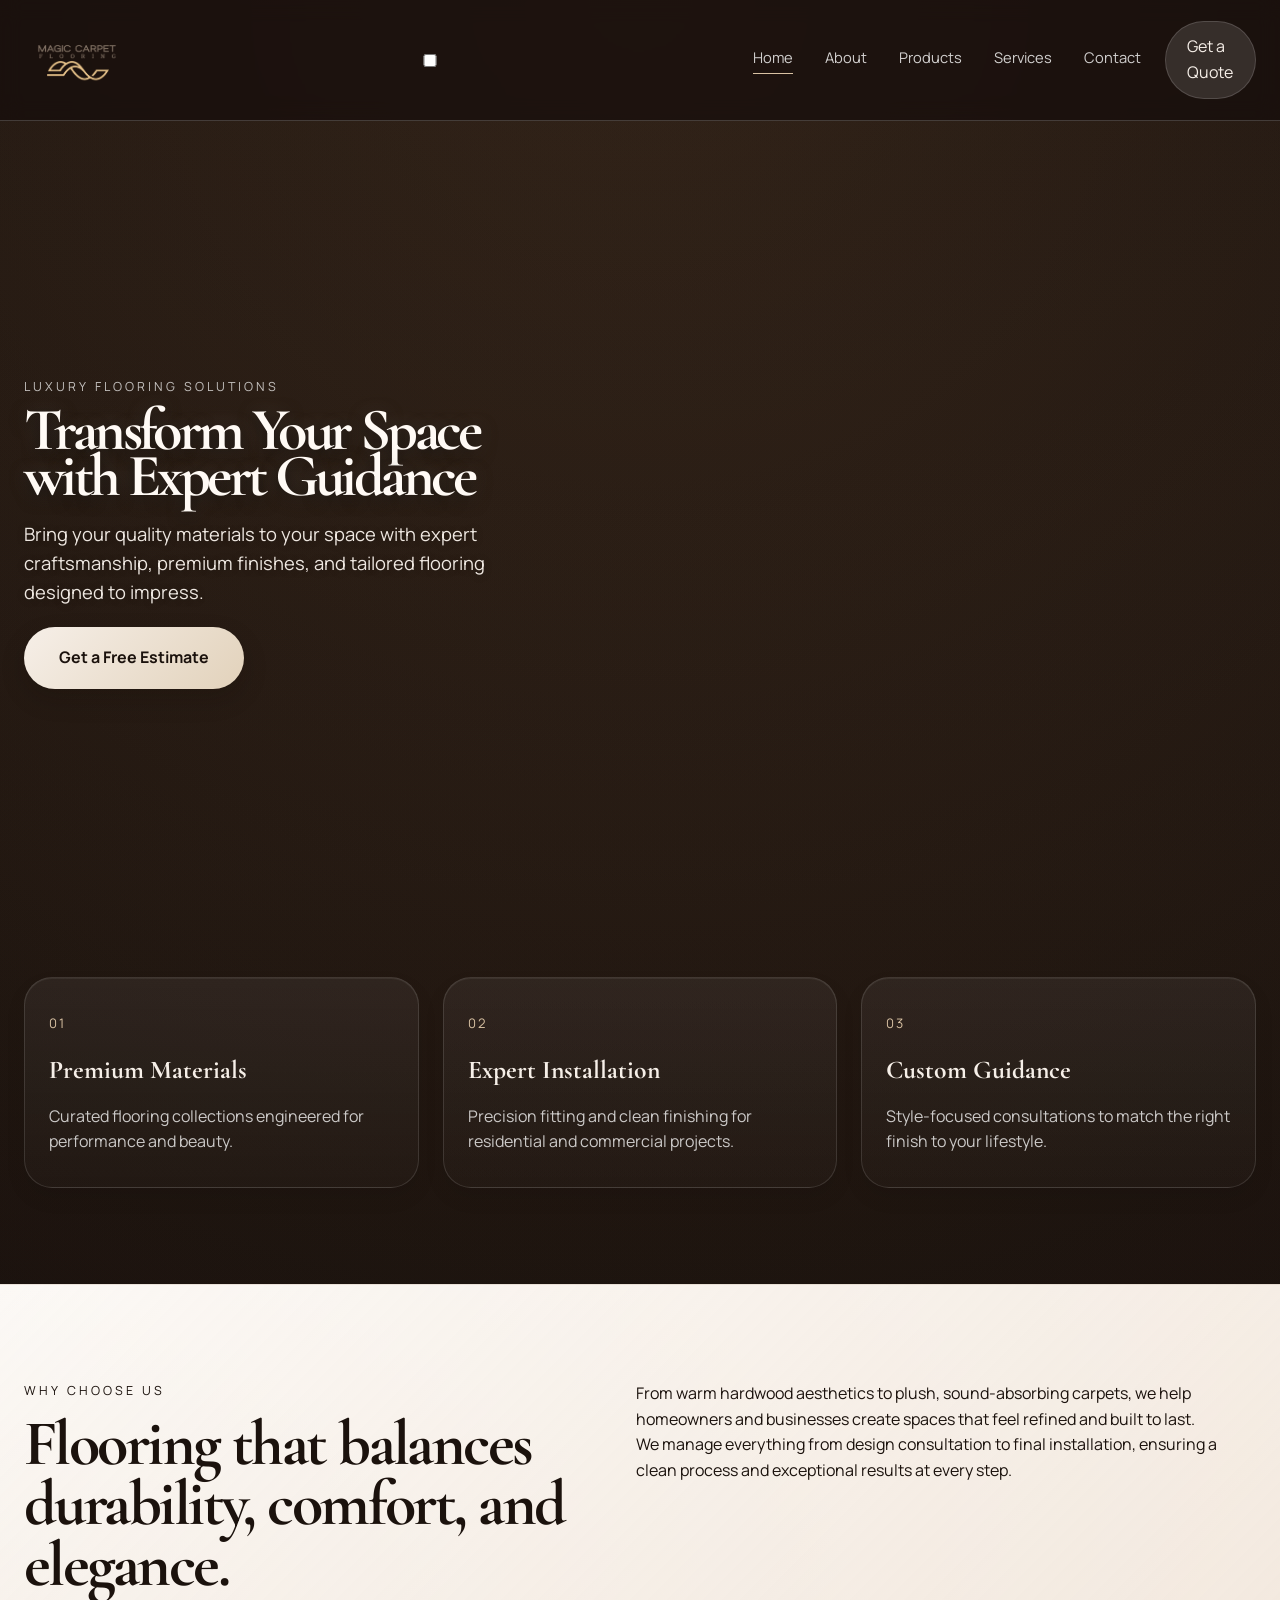
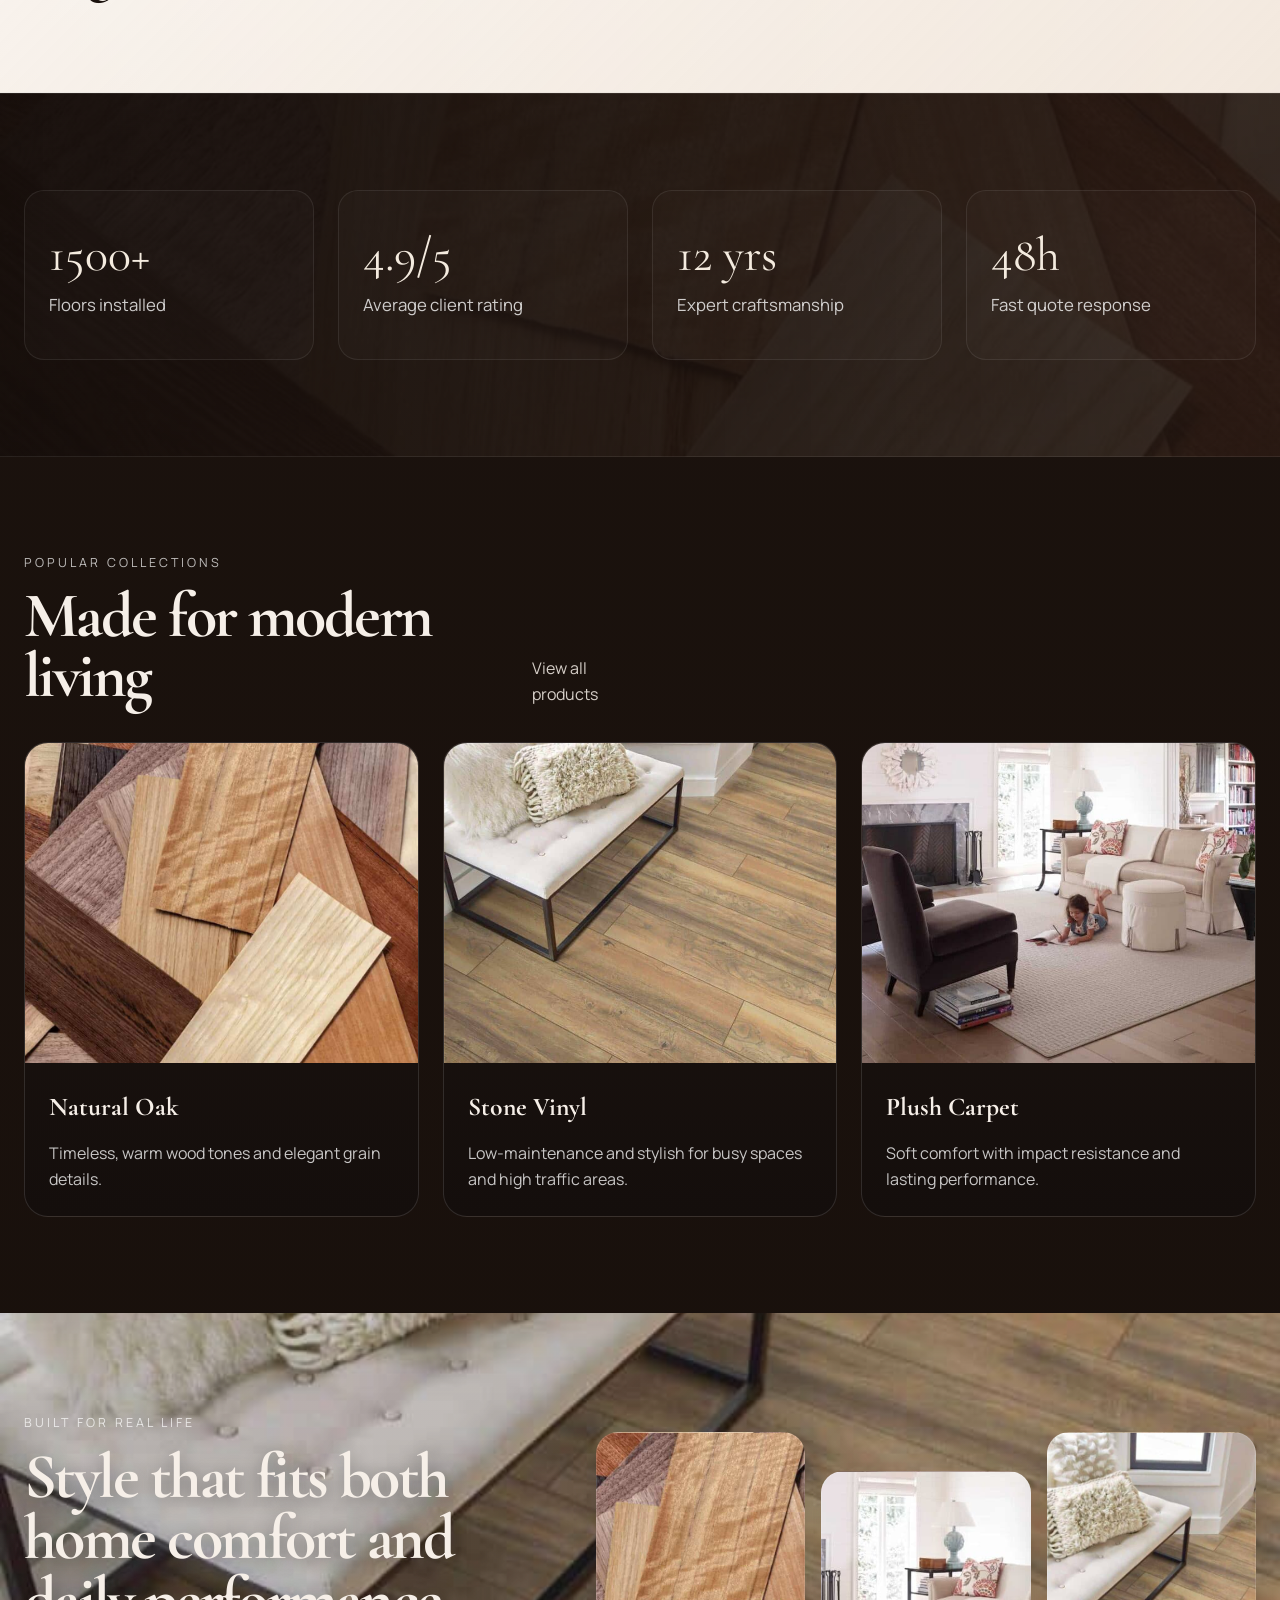
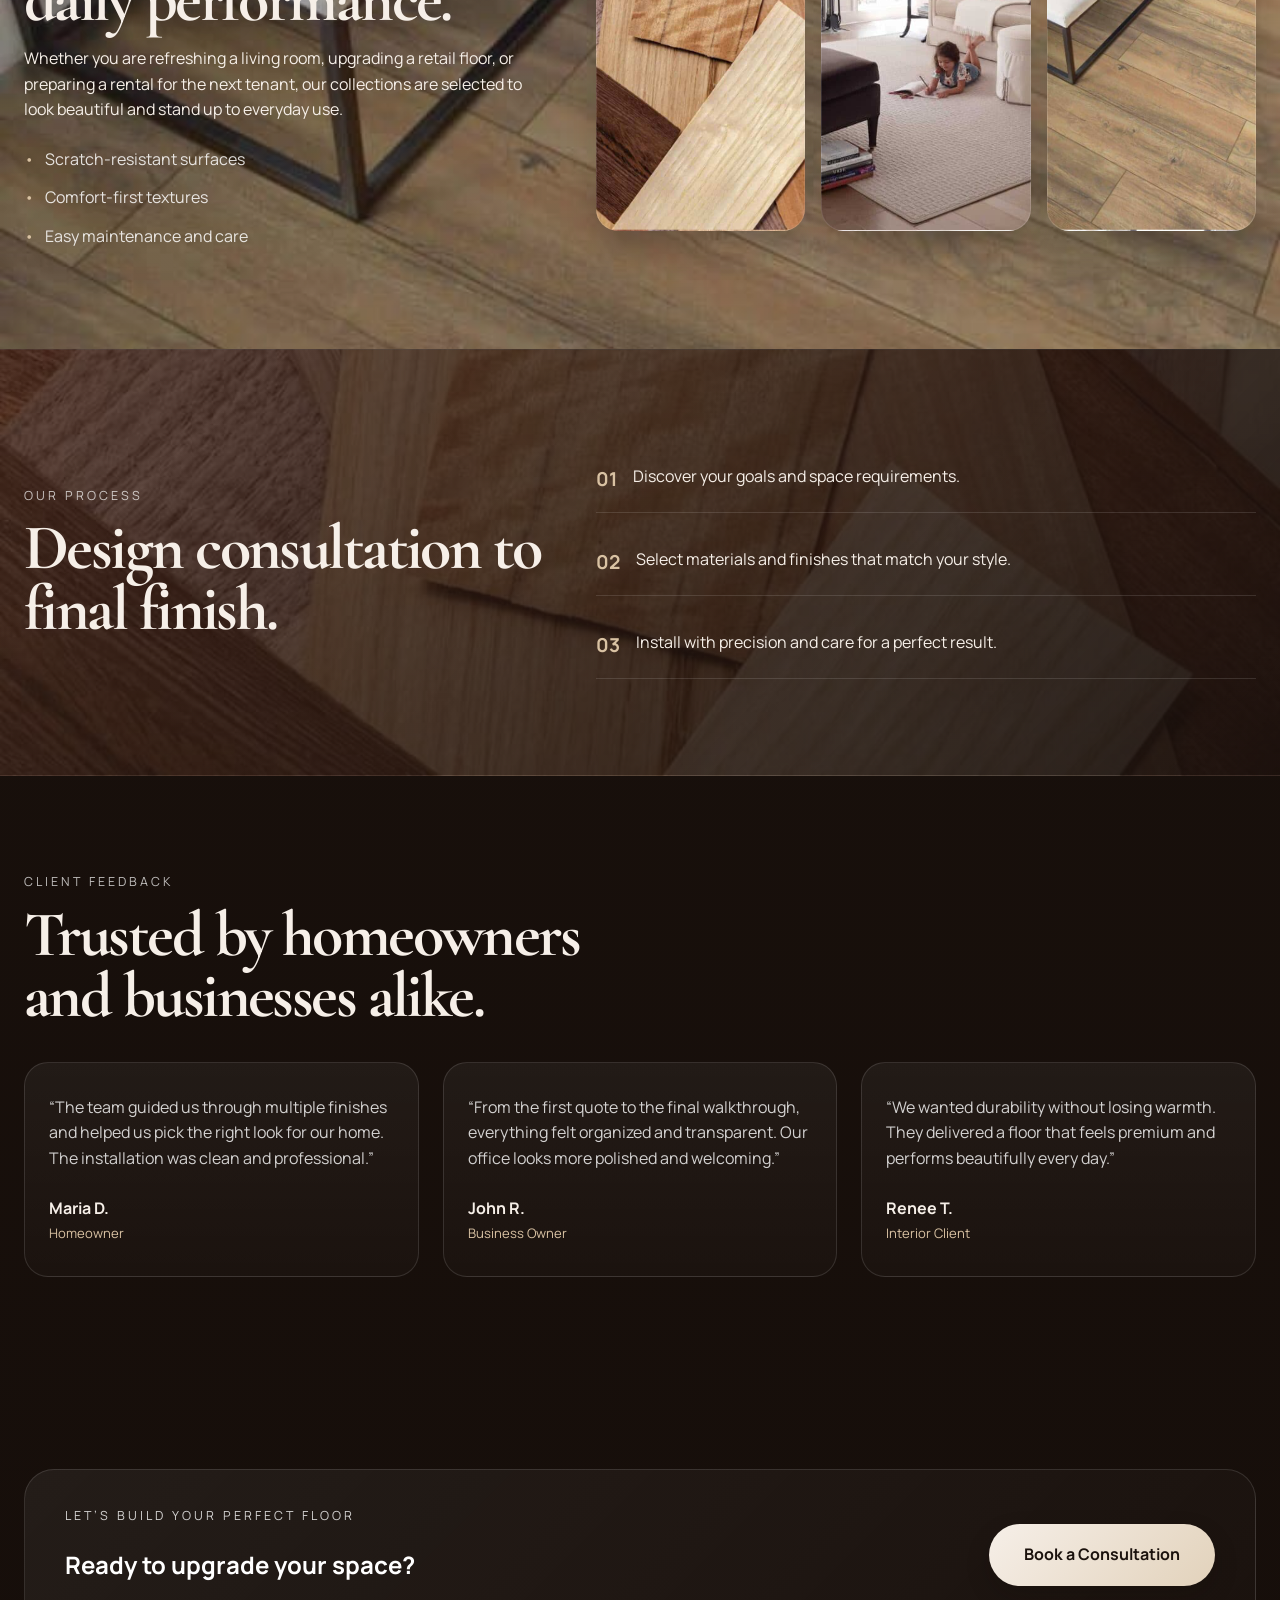
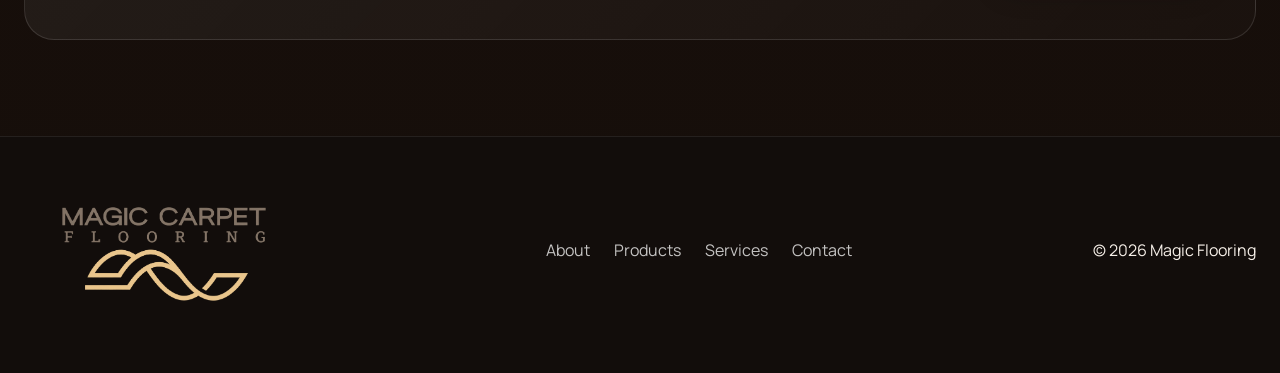
<file: index.html>
<!DOCTYPE html>
<html lang="en">
  <head>
    <meta charset="UTF-8" />
    <meta name="viewport" content="width=device-width, initial-scale=1.0" />
    <title>Magic Flooring | Premium Floors for Every Space</title>
    <meta
      name="description"
      content="Magic Flooring offers premium carpet, vinyl, hardwood, and laminate flooring solutions for residential and commercial spaces."
    />
    <link rel="preconnect" href="https://fonts.googleapis.com" />
    <link rel="preconnect" href="https://fonts.gstatic.com" crossorigin />
    <link
      href="https://fonts.googleapis.com/css2?family=Cormorant+Garamond:wght@400;500;600;700&family=Manrope:wght@400;500;600;700;800&display=swap"
      rel="stylesheet"
    />
    <link rel="stylesheet" href="styles.css" />
  </head>
  <body>
    <header class="site-header">
      <div class="container nav-wrap">
        <a href="index.html" class="brand" aria-label="Magic Flooring home">
          <img src="assets/logo.png" class="brand-logo" alt="Magic Carpet Flooring logo" />
        </a>

        <input id="nav-toggle" class="nav-toggle" type="checkbox" aria-label="Open menu" />
        <label for="nav-toggle" class="nav-toggle-label" aria-hidden="true"><span></span></label>

        <nav class="main-nav" aria-label="Main navigation">
          <a href="index.html" class="active">Home</a>
          <a href="about.html">About</a>
          <a href="products.html">Products</a>
          <a href="services.html">Services</a>
          <a href="contact.html">Contact</a>
        </nav>

        <a href="contact.html" class="button button--small">Get a Quote</a>
      </div>
    </header>

    <main>
      <section class="hero hero--home">
        <div class="container hero-grid">
          <div class="hero-copy">
            <p class="eyebrow">Luxury Flooring Solutions</p>
            <h1 class="hero-title">
              <span class="title-line">Transform Your Space</span>
              <span class="title-line">with Expert Guidance</span>
            </h1>
            <p class="lead">
              Bring your quality materials to your space with expert craftsmanship,
              premium finishes, and tailored flooring designed to impress.
            </p>
            <div class="cta-row">
              <a href="contact.html" class="button button--primary">Get a Free Estimate</a>
            </div>
          </div>
          <div class="hero-visual" aria-hidden="true">
            <div class="hero-plate"></div>
          </div>
        </div>
      </section>

      <section class="features">
        <div class="container feature-grid">
          <article class="feature-card">
            <span class="feature-number">01</span>
            <h3>Premium Materials</h3>
            <p>Curated flooring collections engineered for performance and beauty.</p>
          </article>
          <article class="feature-card">
            <span class="feature-number">02</span>
            <h3>Expert Installation</h3>
            <p>Precision fitting and clean finishing for residential and commercial projects.</p>
          </article>
          <article class="feature-card">
            <span class="feature-number">03</span>
            <h3>Custom Guidance</h3>
            <p>Style-focused consultations to match the right finish to your lifestyle.</p>
          </article>
        </div>
      </section>

      <section class="section section--light">
        <div class="container intro-block">
          <div class="section-heading">
            <p class="eyebrow eyebrow--dark">Why choose us</p>
            <h2>Flooring that balances durability, comfort, and elegance.</h2>
          </div>
          <div class="intro-copy">
            <p>
              From warm hardwood aesthetics to plush, sound-absorbing carpets, we help
              homeowners and businesses create spaces that feel refined and built to last.
            </p>
            <p>
              We manage everything from design consultation to final installation, ensuring a
              clean process and exceptional results at every step.
            </p>
          </div>
        </div>
      </section>

      <section class="section stats-strip">
        <div class="container stats-grid">
          <div class="stat-box">
            <span>1500+</span>
            <p>Floors installed</p>
          </div>
          <div class="stat-box">
            <span>4.9/5</span>
            <p>Average client rating</p>
          </div>
          <div class="stat-box">
            <span>12 yrs</span>
            <p>Expert craftsmanship</p>
          </div>
          <div class="stat-box">
            <span>48h</span>
            <p>Fast quote response</p>
          </div>
        </div>
      </section>

      <section class="section">
        <div class="container">
          <div class="section-heading section-heading--split">
            <div>
              <p class="eyebrow">Popular collections</p>
              <h2>Made for modern living</h2>
            </div>
            <a href="products.html" class="text-link">View all products</a>
          </div>

          <div class="product-grid">
            <article class="product-card product-card--wood">
              <div class="product-image"></div>
              <div class="product-copy">
                <h3>Natural Oak</h3>
                <p>Timeless, warm wood tones and elegant grain details.</p>
              </div>
            </article>

            <article class="product-card product-card--stone">
              <div class="product-image"></div>
              <div class="product-copy">
                <h3>Stone Vinyl</h3>
                <p>Low-maintenance and stylish for busy spaces and high traffic areas.</p>
              </div>
            </article>

            <article class="product-card product-card--carpet">
              <div class="product-image"></div>
              <div class="product-copy">
                <h3>Plush Carpet</h3>
                <p>Soft comfort with impact resistance and lasting performance.</p>
              </div>
            </article>
          </div>
        </div>
      </section>

      <section class="section showcase-section">
        <div class="container showcase-grid">
          <div class="showcase-copy">
            <p class="eyebrow">Built for real life</p>
            <h2>Style that fits both home comfort and daily performance.</h2>
            <p>
              Whether you are refreshing a living room, upgrading a retail floor, or
              preparing a rental for the next tenant, our collections are selected to
              look beautiful and stand up to everyday use.
            </p>
            <ul class="mini-list">
              <li>Scratch-resistant surfaces</li>
              <li>Comfort-first textures</li>
              <li>Easy maintenance and care</li>
            </ul>
          </div>

          <div class="showcase-cards">
            <div class="showcase-card showcase-card--one"></div>
            <div class="showcase-card showcase-card--two"></div>
            <div class="showcase-card showcase-card--three"></div>
          </div>
        </div>
      </section>

      <section class="section section--dark">
        <div class="container split-panel">
          <div>
            <p class="eyebrow">Our process</p>
            <h2>Design consultation to final finish.</h2>
          </div>
          <ul class="process-list">
            <li><strong>01</strong> Discover your goals and space requirements.</li>
            <li><strong>02</strong> Select materials and finishes that match your style.</li>
            <li><strong>03</strong> Install with precision and care for a perfect result.</li>
          </ul>
        </div>
      </section>

      <section class="section testimonials-section">
        <div class="container">
          <div class="section-heading section-heading--split">
            <div>
              <p class="eyebrow">Client feedback</p>
              <h2>Trusted by homeowners and businesses alike.</h2>
            </div>
          </div>

          <div class="testimonial-grid">
            <article class="testimonial-card">
              <p>
                “The team guided us through multiple finishes and helped us pick the right
                look for our home. The installation was clean and professional.”
              </p>
              <div class="person">
                <strong>Maria D.</strong>
                <span>Homeowner</span>
              </div>
            </article>

            <article class="testimonial-card">
              <p>
                “From the first quote to the final walkthrough, everything felt organized and
                transparent. Our office looks more polished and welcoming.”
              </p>
              <div class="person">
                <strong>John R.</strong>
                <span>Business Owner</span>
              </div>
            </article>

            <article class="testimonial-card">
              <p>
                “We wanted durability without losing warmth. They delivered a floor that feels
                premium and performs beautifully every day.”
              </p>
              <div class="person">
                <strong>Renee T.</strong>
                <span>Interior Client</span>
              </div>
            </article>
          </div>
        </div>
      </section>

      <section class="section">
        <div class="container cta-banner">
          <div>
            <p class="eyebrow eyebrow--dark">Let’s build your perfect floor</p>
            <h2>Ready to upgrade your space?</h2>
          </div>
          <a href="contact.html" class="button button--primary">Book a Consultation</a>
        </div>
      </section>
    </main>

    <footer class="site-footer">
      <div class="container footer-wrap">
        <div>
          <a href="index.html" class="brand brand--footer">
            <img src="assets/logo.png" class="brand-logo" alt="Magic Carpet Flooring logo" />
          </a>
        </div>

        <div class="footer-links">
          <a href="about.html">About</a>
          <a href="products.html">Products</a>
          <a href="services.html">Services</a>
          <a href="contact.html">Contact</a>
        </div>

        <p>© <span id="year"></span> Magic Flooring</p>
      </div>
    </footer>

    <script src="script.js"></script>
  </body>
</html>
</file>
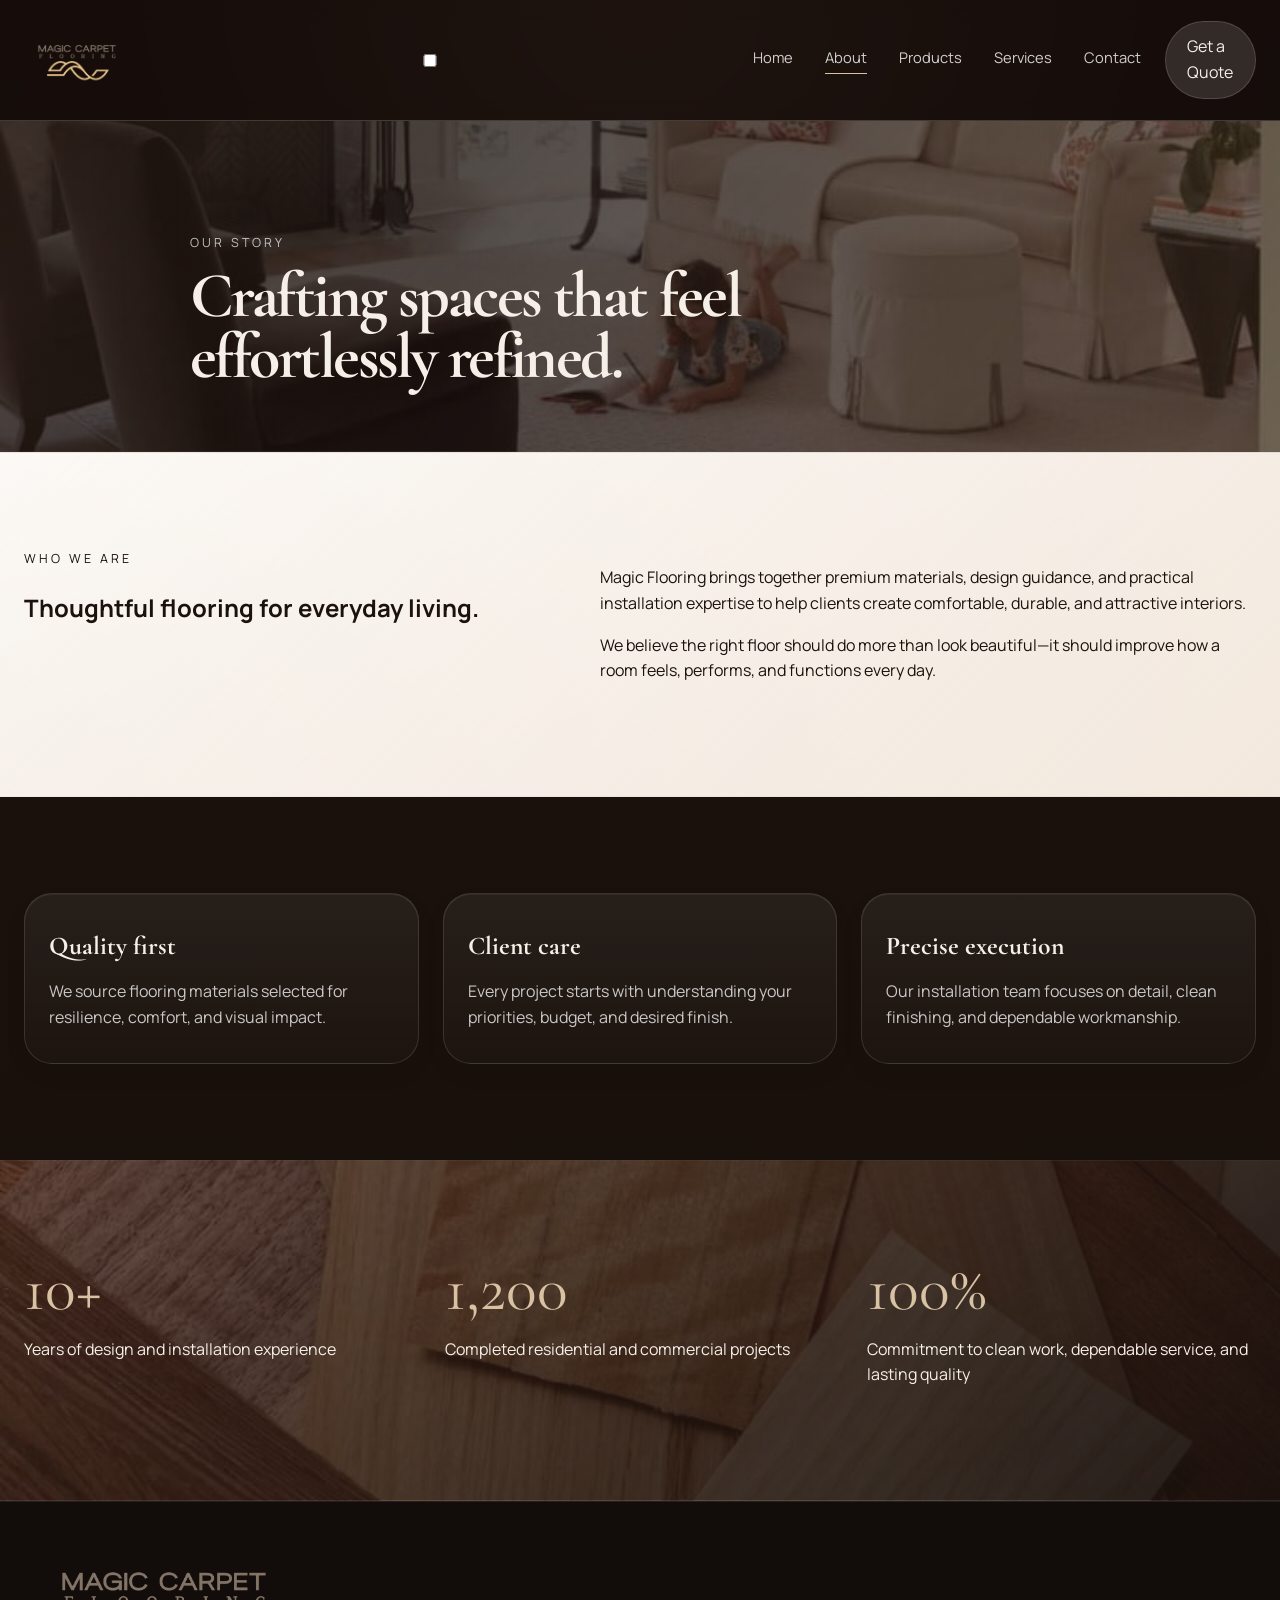
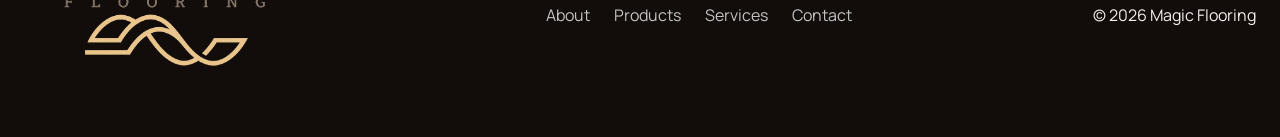
<file: about.html>
<!DOCTYPE html>
<html lang="en">
  <head>
    <meta charset="UTF-8" />
    <meta name="viewport" content="width=device-width, initial-scale=1.0" />
    <title>About | Magic Flooring</title>
    <meta
      name="description"
      content="Learn more about Magic Flooring, our craftsmanship, and our commitment to quality materials and smooth installation."
    />
    <link rel="preconnect" href="https://fonts.googleapis.com" />
    <link rel="preconnect" href="https://fonts.gstatic.com" crossorigin />
    <link
      href="https://fonts.googleapis.com/css2?family=Cormorant+Garamond:wght@400;500;600;700&family=Manrope:wght@400;500;600;700;800&display=swap"
      rel="stylesheet"
    />
    <link rel="stylesheet" href="styles.css" />
  </head>
  <body>
    <header class="site-header">
      <div class="container nav-wrap">
        <a href="index.html" class="brand" aria-label="Magic Flooring home">
          <img src="assets/logo.png" class="brand-logo" alt="Magic Carpet Flooring logo" />
        </a>

        <input id="nav-toggle" class="nav-toggle" type="checkbox" aria-label="Open menu" />
        <label for="nav-toggle" class="nav-toggle-label" aria-hidden="true"><span></span></label>

        <nav class="main-nav" aria-label="Main navigation">
          <a href="index.html">Home</a>
          <a href="about.html" class="active">About</a>
          <a href="products.html">Products</a>
          <a href="services.html">Services</a>
          <a href="contact.html">Contact</a>
        </nav>

        <a href="contact.html" class="button button--small">Get a Quote</a>
      </div>
    </header>

    <main>
      <section class="page-hero page-hero--about">
        <div class="container narrow">
          <p class="eyebrow">Our story</p>
          <h1>Crafting spaces that feel effortlessly refined.</h1>
        </div>
      </section>

      <section class="section section--light">
        <div class="container two-column">
          <div>
            <p class="eyebrow eyebrow--dark">Who we are</p>
            <h2>Thoughtful flooring for everyday living.</h2>
          </div>
          <div>
            <p>
              Magic Flooring brings together premium materials, design guidance, and practical
              installation expertise to help clients create comfortable, durable, and attractive
              interiors.
            </p>
            <p>
              We believe the right floor should do more than look beautiful—it should improve how a
              room feels, performs, and functions every day.
            </p>
          </div>
        </div>
      </section>

      <section class="section">
        <div class="container values-grid">
          <article class="value-card">
            <h3>Quality first</h3>
            <p>We source flooring materials selected for resilience, comfort, and visual impact.</p>
          </article>
          <article class="value-card">
            <h3>Client care</h3>
            <p>Every project starts with understanding your priorities, budget, and desired finish.</p>
          </article>
          <article class="value-card">
            <h3>Precise execution</h3>
            <p>Our installation team focuses on detail, clean finishing, and dependable workmanship.</p>
          </article>
        </div>
      </section>

      <section class="section section--dark">
        <div class="container metrics-grid">
          <div>
            <span>10+</span>
            <p>Years of design and installation experience</p>
          </div>
          <div>
            <span>1,200</span>
            <p>Completed residential and commercial projects</p>
          </div>
          <div>
            <span>100%</span>
            <p>Commitment to clean work, dependable service, and lasting quality</p>
          </div>
        </div>
      </section>
    </main>

    <footer class="site-footer">
      <div class="container footer-wrap">
        <div>
          <a href="index.html" class="brand brand--footer">
            <img src="assets/logo.png" class="brand-logo" alt="Magic Carpet Flooring logo" />
          </a>
        </div>

        <div class="footer-links">
          <a href="about.html">About</a>
          <a href="products.html">Products</a>
          <a href="services.html">Services</a>
          <a href="contact.html">Contact</a>
        </div>

        <p>© <span id="year"></span> Magic Flooring</p>
      </div>
    </footer>

    <script src="script.js"></script>
  </body>
</html>
</file>
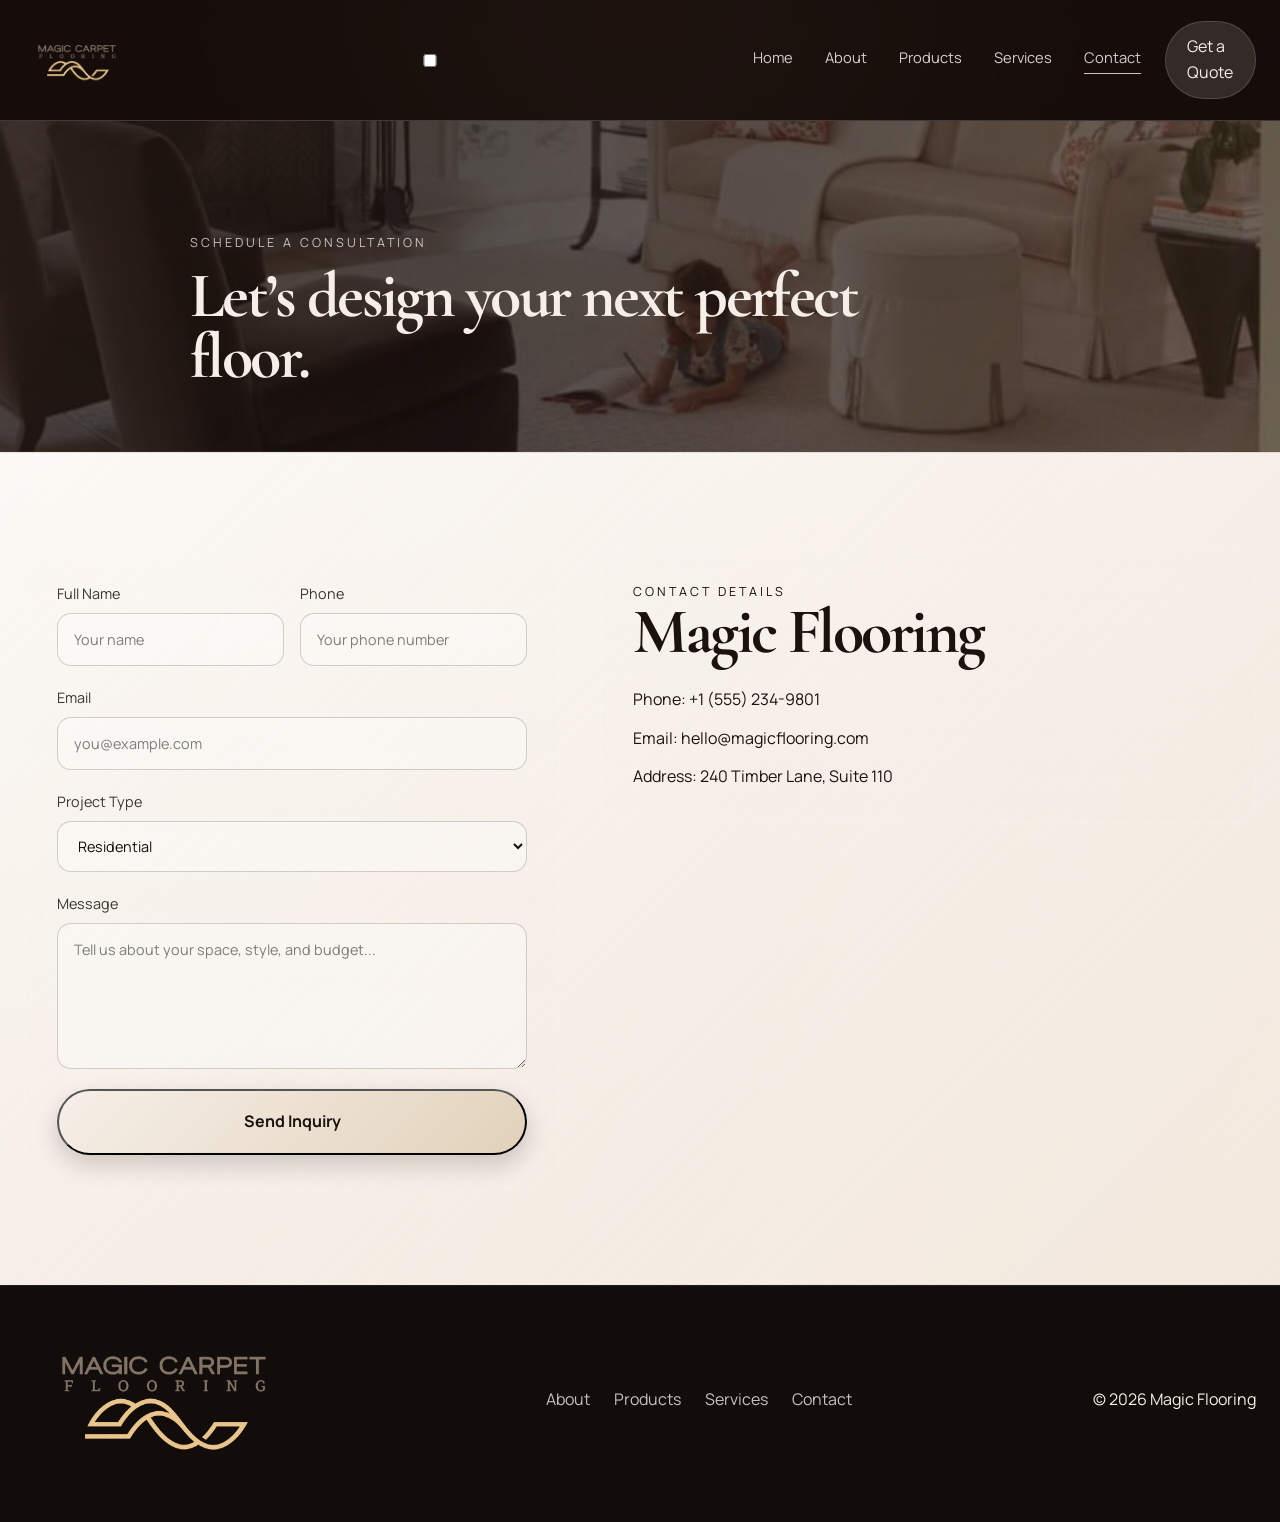
<file: contact.html>
<!DOCTYPE html>
<html lang="en">
  <head>
    <meta charset="UTF-8" />
    <meta name="viewport" content="width=device-width, initial-scale=1.0" />
    <title>Contact | Magic Flooring</title>
    <meta
      name="description"
      content="Contact Magic Flooring for a free estimate, flooring consultation, and premium installation services."
    />
    <link rel="preconnect" href="https://fonts.googleapis.com" />
    <link rel="preconnect" href="https://fonts.gstatic.com" crossorigin />
    <link
      href="https://fonts.googleapis.com/css2?family=Cormorant+Garamond:wght@400;500;600;700&family=Manrope:wght@400;500;600;700;800&display=swap"
      rel="stylesheet"
    />
    <link rel="stylesheet" href="styles.css" />
  </head>
  <body>
    <header class="site-header">
      <div class="container nav-wrap">
        <a href="index.html" class="brand" aria-label="Magic Flooring home">
          <img src="assets/logo.png" class="brand-logo" alt="Magic Carpet Flooring logo" />
        </a>

          <input id="nav-toggle" class="nav-toggle" type="checkbox" aria-label="Open menu" />
          <label for="nav-toggle" class="nav-toggle-label" aria-hidden="true"><span></span></label>

        <nav class="main-nav" aria-label="Main navigation">
          <a href="index.html">Home</a>
          <a href="about.html">About</a>
          <a href="products.html">Products</a>
          <a href="services.html">Services</a>
          <a href="contact.html" class="active">Contact</a>
        </nav>

        <a href="contact.html" class="button button--small">Get a Quote</a>
      </div>
    </header>

    <main>
      <section class="page-hero page-hero--contact">
        <div class="container narrow">
          <p class="eyebrow">Schedule a consultation</p>
          <h1>Let’s design your next perfect floor.</h1>
        </div>
      </section>

      <section class="section section--light">
        <div class="container contact-layout">
          <form class="contact-form">
            <div class="field-row">
              <label>
                Full Name
                <input type="text" name="name" placeholder="Your name" />
              </label>
              <label>
                Phone
                <input type="tel" name="phone" placeholder="Your phone number" />
              </label>
            </div>

            <label>
              Email
              <input type="email" name="email" placeholder="you@example.com" />
            </label>

            <label>
              Project Type
              <select name="project-type">
                <option>Residential</option>
                <option>Commercial</option>
                <option>Replacement / Upgrade</option>
              </select>
            </label>

            <label>
              Message
              <textarea name="message" rows="5" placeholder="Tell us about your space, style, and budget..."></textarea>
            </label>

            <button type="submit" class="button button--primary">Send Inquiry</button>
          </form>

          <aside class="contact-info">
            <div class="info-card">
              <p class="eyebrow eyebrow--dark">Contact details</p>
              <h3>Magic Flooring</h3>
              <ul>
                <li>Phone: +1 (555) 234-9801</li>
                <li>Email: hello@magicflooring.com</li>
                <li>Address: 240 Timber Lane, Suite 110</li>
              </ul>
            </div>
          </aside>
        </div>
      </section>
    </main>

    <footer class="site-footer">
      <div class="container footer-wrap">
        <div>
          <a href="index.html" class="brand brand--footer">
            <img src="assets/logo.png" class="brand-logo" alt="Magic Carpet Flooring logo" />
          </a>
        </div>

        <div class="footer-links">
          <a href="about.html">About</a>
          <a href="products.html">Products</a>
          <a href="services.html">Services</a>
          <a href="contact.html">Contact</a>
        </div>

        <p>© <span id="year"></span> Magic Flooring</p>
      </div>
    </footer>

    <script src="script.js"></script>
  </body>
</html>
</file>
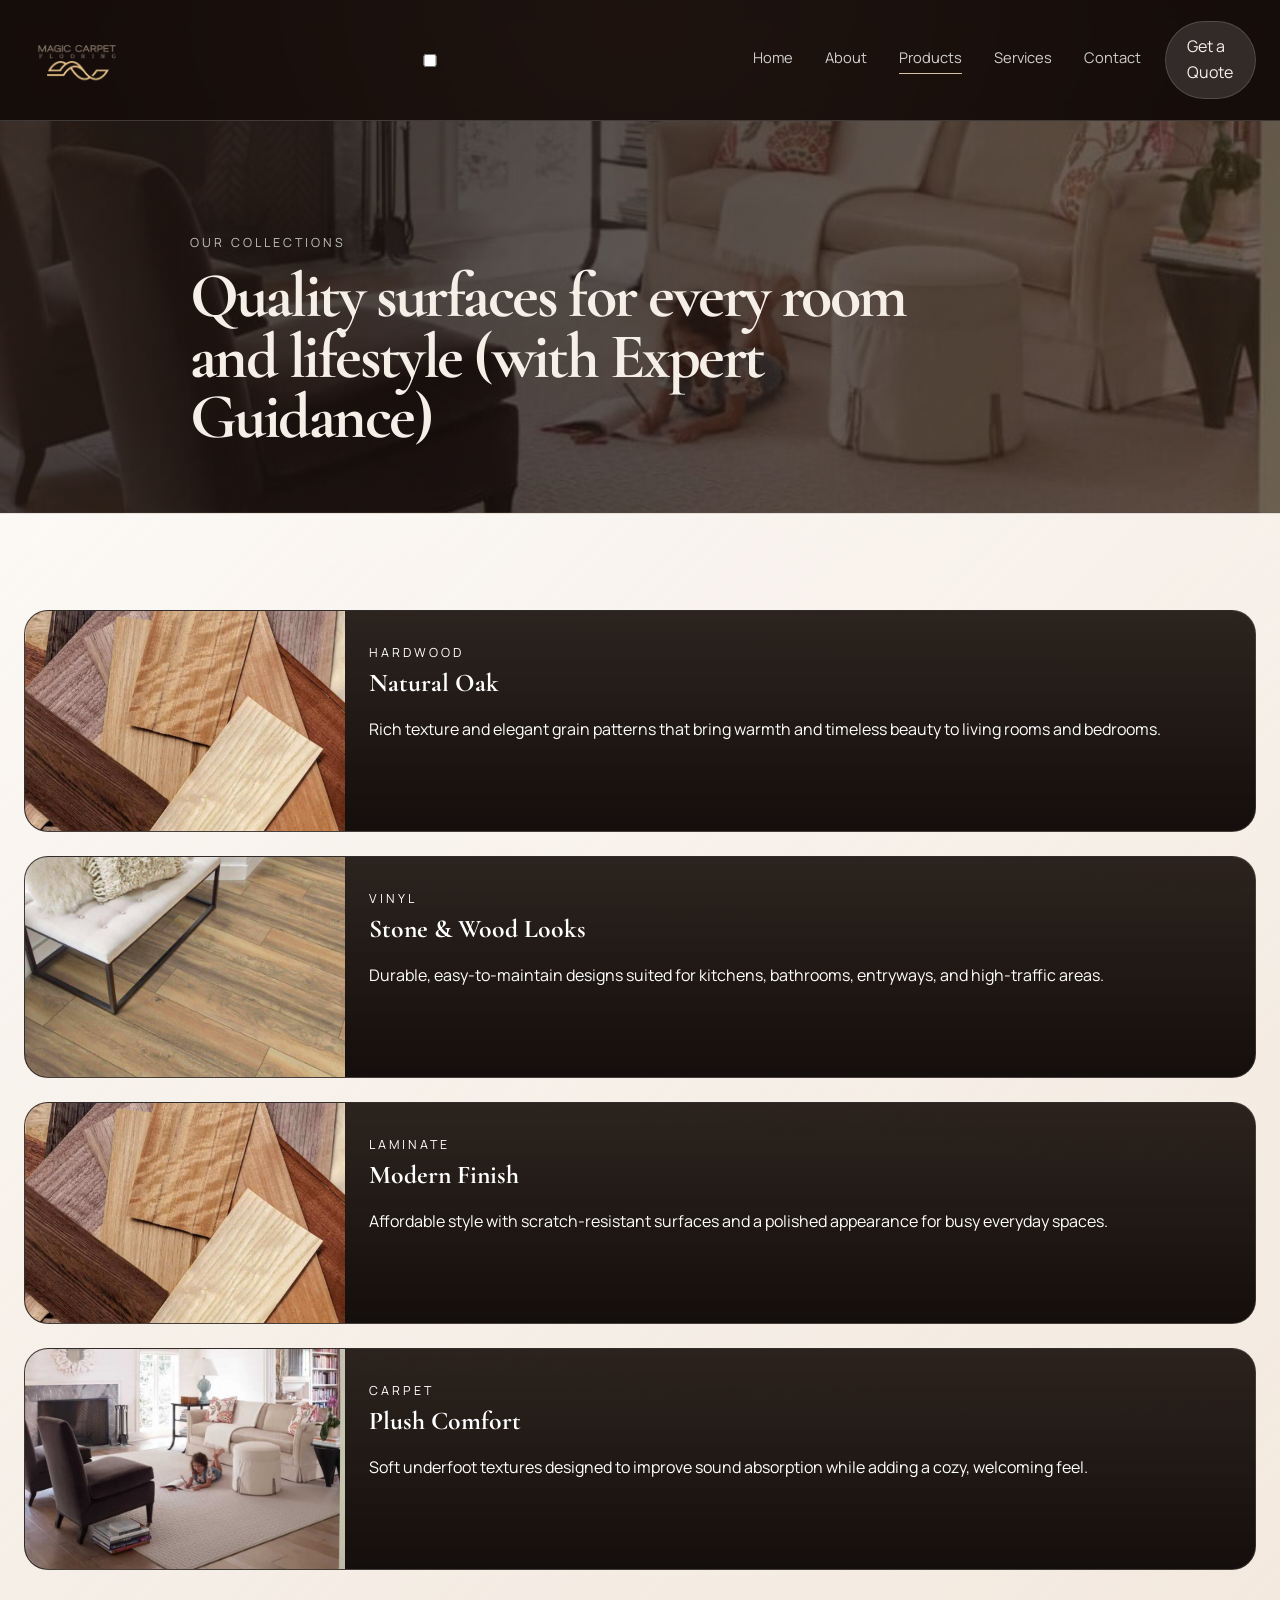
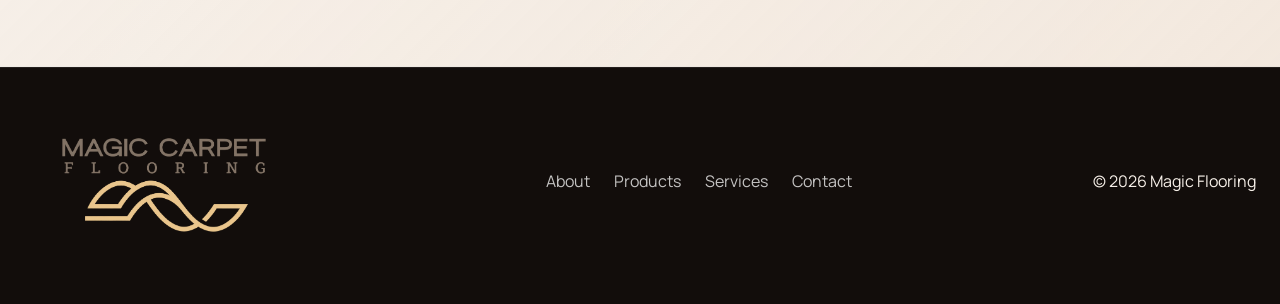
<file: products.html>
<!DOCTYPE html>
<html lang="en">
  <head>
    <meta charset="UTF-8" />
    <meta name="viewport" content="width=device-width, initial-scale=1.0" />
    <title>Products | Magic Flooring</title>
    <meta
      name="description"
      content="Explore premium flooring collections including hardwood, vinyl, laminate, and carpet options from Magic Flooring."
    />
    <link rel="preconnect" href="https://fonts.googleapis.com" />
    <link rel="preconnect" href="https://fonts.gstatic.com" crossorigin />
    <link
      href="https://fonts.googleapis.com/css2?family=Cormorant+Garamond:wght@400;500;600;700&family=Manrope:wght@400;500;600;700;800&display=swap"
      rel="stylesheet"
    />
    <link rel="stylesheet" href="styles.css" />
  </head>
  <body>
    <header class="site-header">
      <div class="container nav-wrap">
        <a href="index.html" class="brand" aria-label="Magic Flooring home">
          <img src="assets/logo.png" class="brand-logo" alt="Magic Carpet Flooring logo" />
        </a>

        <input id="nav-toggle" class="nav-toggle" type="checkbox" aria-label="Open menu" />
        <label for="nav-toggle" class="nav-toggle-label" aria-hidden="true"><span></span></label>

        <nav class="main-nav" aria-label="Main navigation">
          <a href="index.html">Home</a>
          <a href="about.html">About</a>
          <a href="products.html" class="active">Products</a>
          <a href="services.html">Services</a>
          <a href="contact.html">Contact</a>
        </nav>

        <a href="contact.html" class="button button--small">Get a Quote</a>
      </div>
    </header>

    <main>
      <section class="page-hero page-hero--products">
        <div class="container narrow">
          <p class="eyebrow">Our collections</p>
          <h1>Quality surfaces for every room and lifestyle (with Expert Guidance)</h1>
        </div>
      </section>

      <section class="section section--light">
        <div class="container product-list">
          <article class="catalog-card">
            <div class="catalog-visual catalog-visual--oak"></div>
            <div>
              <p class="eyebrow eyebrow--dark">Hardwood</p>
              <h3>Natural Oak</h3>
              <p>Rich texture and elegant grain patterns that bring warmth and timeless beauty to living rooms and bedrooms.</p>
            </div>
          </article>

          <article class="catalog-card">
            <div class="catalog-visual catalog-visual--vinyl"></div>
            <div>
              <p class="eyebrow eyebrow--dark">Vinyl</p>
              <h3>Stone & Wood Looks</h3>
              <p>Durable, easy-to-maintain designs suited for kitchens, bathrooms, entryways, and high-traffic areas.</p>
            </div>
          </article>

          <article class="catalog-card">
            <div class="catalog-visual catalog-visual--laminate"></div>
            <div>
              <p class="eyebrow eyebrow--dark">Laminate</p>
              <h3>Modern Finish</h3>
              <p>Affordable style with scratch-resistant surfaces and a polished appearance for busy everyday spaces.</p>
            </div>
          </article>

          <article class="catalog-card">
            <div class="catalog-visual catalog-visual--carpet"></div>
            <div>
              <p class="eyebrow eyebrow--dark">Carpet</p>
              <h3>Plush Comfort</h3>
              <p>Soft underfoot textures designed to improve sound absorption while adding a cozy, welcoming feel.</p>
            </div>
          </article>
        </div>
      </section>
    </main>

    <footer class="site-footer">
      <div class="container footer-wrap">
        <div>
          <a href="index.html" class="brand brand--footer">
            <img src="assets/logo.png" class="brand-logo" alt="Magic Carpet Flooring logo" />
          </a>
        </div>

        <div class="footer-links">
          <a href="about.html">About</a>
          <a href="products.html">Products</a>
          <a href="services.html">Services</a>
          <a href="contact.html">Contact</a>
        </div>

        <p>© <span id="year"></span> Magic Flooring</p>
      </div>
    </footer>

    <script src="script.js"></script>
  </body>
</html>
</file>
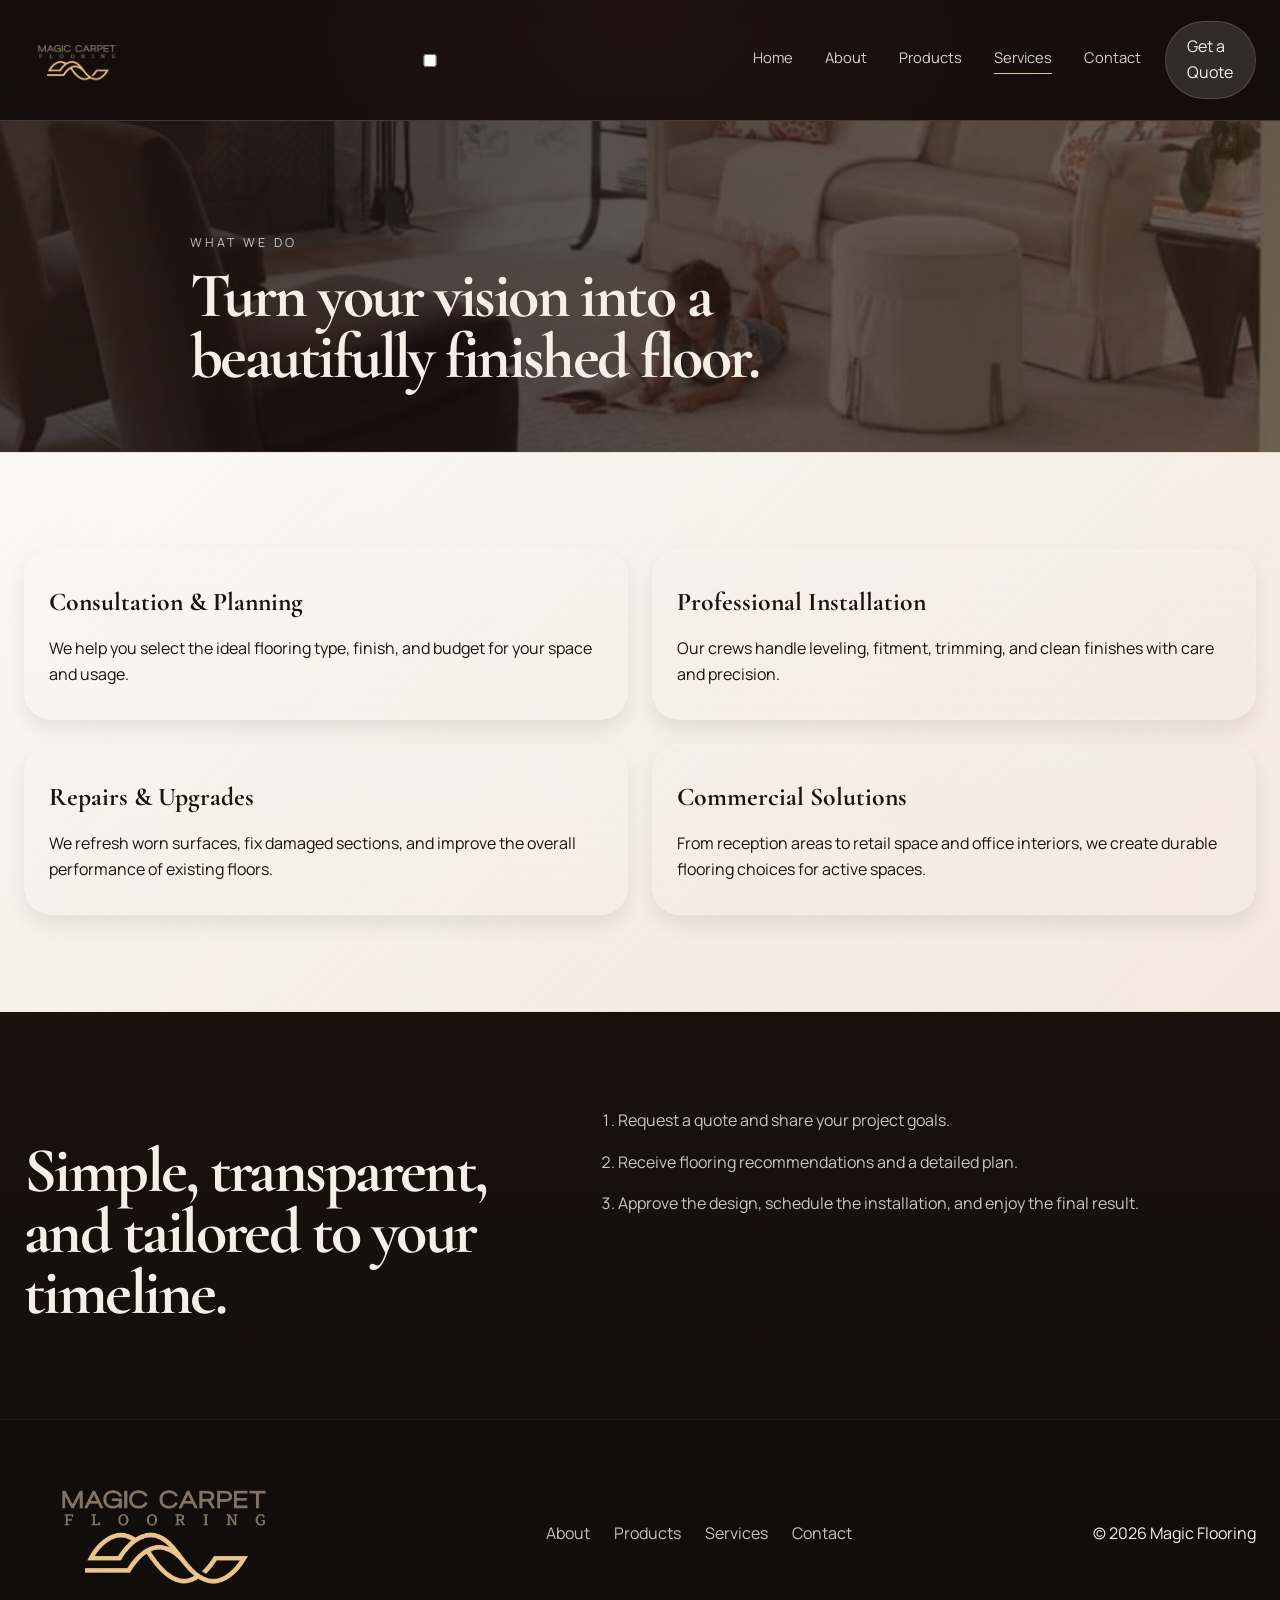
<file: services.html>
<!DOCTYPE html>
<html lang="en">
  <head>
    <meta charset="UTF-8" />
    <meta name="viewport" content="width=device-width, initial-scale=1.0" />
    <title>Services | Magic Flooring</title>
    <meta
      name="description"
      content="Magic Flooring offers flooring consultation, custom installation, repair, and finishing services for homes and commercial spaces."
    />
    <link rel="preconnect" href="https://fonts.googleapis.com" />
    <link rel="preconnect" href="https://fonts.gstatic.com" crossorigin />
    <link
      href="https://fonts.googleapis.com/css2?family=Cormorant+Garamond:wght@400;500;600;700&family=Manrope:wght@400;500;600;700;800&display=swap"
      rel="stylesheet"
    />
    <link rel="stylesheet" href="styles.css" />
  </head>
  <body>
    <header class="site-header">
      <div class="container nav-wrap">
        <a href="index.html" class="brand" aria-label="Magic Flooring home">
          <img src="assets/logo.png" class="brand-logo" alt="Magic Carpet Flooring logo" />
        </a>

        <input id="nav-toggle" class="nav-toggle" type="checkbox" aria-label="Open menu" />
        <label for="nav-toggle" class="nav-toggle-label" aria-hidden="true"><span></span></label>

        <nav class="main-nav" aria-label="Main navigation">
          <a href="index.html">Home</a>
          <a href="about.html">About</a>
          <a href="products.html">Products</a>
          <a href="services.html" class="active">Services</a>
          <a href="contact.html">Contact</a>
        </nav>

        <a href="contact.html" class="button button--small">Get a Quote</a>
      </div>
    </header>

    <main>
      <section class="page-hero page-hero--services">
        <div class="container narrow">
          <p class="eyebrow">What we do</p>
          <h1>Turn your vision into a beautifully finished floor.</h1>
        </div>
      </section>

      <section class="section section--light">
        <div class="container services-grid">
          <article class="service-card">
            <h3>Consultation & Planning</h3>
            <p>We help you select the ideal flooring type, finish, and budget for your space and usage.</p>
          </article>
          <article class="service-card">
            <h3>Professional Installation</h3>
            <p>Our crews handle leveling, fitment, trimming, and clean finishes with care and precision.</p>
          </article>
          <article class="service-card">
            <h3>Repairs & Upgrades</h3>
            <p>We refresh worn surfaces, fix damaged sections, and improve the overall performance of existing floors.</p>
          </article>
          <article class="service-card">
            <h3>Commercial Solutions</h3>
            <p>From reception areas to retail space and office interiors, we create durable flooring choices for active spaces.</p>
          </article>
        </div>
      </section>

      <section class="section">
        <div class="container service-process">
          <div>
            <p class="eyebrow eyebrow--dark">How it works</p>
            <h2>Simple, transparent, and tailored to your timeline.</h2>
          </div>
          <ol>
            <li>Request a quote and share your project goals.</li>
            <li>Receive flooring recommendations and a detailed plan.</li>
            <li>Approve the design, schedule the installation, and enjoy the final result.</li>
          </ol>
        </div>
      </section>
    </main>

    <footer class="site-footer">
      <div class="container footer-wrap">
        <div>
          <a href="index.html" class="brand brand--footer">
            <img src="assets/logo.png" class="brand-logo" alt="Magic Carpet Flooring logo" />
          </a>
        </div>

        <div class="footer-links">
          <a href="about.html">About</a>
          <a href="products.html">Products</a>
          <a href="services.html">Services</a>
          <a href="contact.html">Contact</a>
        </div>

        <p>© <span id="year"></span> Magic Flooring</p>
      </div>
    </footer>

    <script src="script.js"></script>
  </body>
</html>
</file>
<file: styles.css>
:root {
  --bg-dark: #1b120d;
  --bg-deep: #150d0a;
  --bg-soft: #f4efe9;
  --bg-warm: #e9dcc7;
  --card: rgba(255, 255, 255, 0.08);
  --panel: #efe7df;
  --text: #f6efe8;
  --text-dark: #1b120d;
  --muted: #dccbb7;
  --line: rgba(255, 255, 255, 0.18);
  --gold: #d9c2a3;
  --gold-strong: #cfad7d;
  --accent: #d9c0a0;
  --button: #f4efe8;
  --shadow: rgba(17, 9, 7, 0.28);
  --max-width: 1240px;
}

* {
  box-sizing: border-box;
}

html {
  scroll-behavior: smooth;
}

body {
  margin: 0;
  background:
    radial-gradient(circle at top, rgba(182, 132, 86, 0.18), transparent 29%),
    linear-gradient(180deg, #1d140f 0%, #160e0a 100%);
  color: var(--text);
  font-family: "Manrope", sans-serif;
  line-height: 1.6;
}

a {
  color: inherit;
  text-decoration: none;
}

img {
  max-width: 100%;
  display: block;
}

button,
input,
select,
textarea {
  font: inherit;
}

.container {
  width: min(var(--max-width), calc(100% - 3rem));
  margin: 0 auto;
}

.narrow {
  max-width: 900px;
}

.site-header {
  position: sticky;
  top: 0;
  z-index: 20;
  background: rgba(20, 12, 10, 0.72);
  backdrop-filter: blur(10px);
  border-bottom: 1px solid var(--line);
}

.nav-wrap {
  display: flex;
  align-items: center;
  justify-content: space-between;
  min-height: 90px;
  gap: 1.5rem;
}

.brand {
  display: inline-flex;
  flex-direction: column;
  line-height: 0.85;
  letter-spacing: 0.08em;
}

.brand-logo {
  height: 120px;
  width: auto;
  display: block;
}

.brand--footer .brand-logo {
  height: 140px;
}

/* Header-specific adjustments: keep header logo upright and centered */
.site-header .brand {
  flex-direction: row;
  align-items: center;
  gap: 0.75rem;
}

.site-header .brand-logo {
  transform: none !important;
  object-fit: contain;
  object-position: center;
  align-self: center;
}

.brand-mark {
  font-size: clamp(0.9rem, 1vw, 1.15rem);
  font-weight: 700;
  letter-spacing: 0.28em;
}

.brand-sub {
  font-size: clamp(0.52rem, 0.8vw, 0.7rem);
  letter-spacing: 0.42em;
  opacity: 0.8;
}

.main-nav {
  display: flex;
  align-items: center;
  gap: 2rem;
  font-size: 0.92rem;
  color: rgba(255, 255, 255, 0.8);
}

.main-nav a {
  position: relative;
  padding-bottom: 4px;
}

.main-nav a::after {
  content: "";
  position: absolute;
  left: 0;
  bottom: 0;
  width: 100%;
  height: 1px;
  background: var(--gold);
  transform: scaleX(0);
  transform-origin: center;
  transition: transform 0.2s ease;
}

.main-nav a:hover::after,
.main-nav a.active::after {
  transform: scaleX(1);
}

.main-nav a:hover,
.footer-links a:hover,
.text-link:hover {
  color: var(--gold);
}

.button {
  display: inline-flex;
  align-items: center;
  justify-content: center;
  border-radius: 999px;
  transition: transform 0.2s ease, box-shadow 0.2s ease, background 0.2s ease;
  cursor: pointer;
}

.button:hover {
  transform: translateY(-2px) scale(1.01);
  box-shadow: 0 16px 28px rgba(18, 10, 7, 0.18);
}

.button--small {
  padding: 0.8rem 1.35rem;
  background: rgba(255, 255, 255, 0.12);
  border: 1px solid rgba(255, 255, 255, 0.15);
}

.button--small:hover {
  background: rgba(219, 184, 142, 0.16);
}

.button--primary {
  background: linear-gradient(135deg, #f6efe8 0%, #e2d2bb 100%);
  color: var(--text-dark);
  font-weight: 700;
  padding: 1.15rem 2.2rem;
  box-shadow: 0 10px 24px rgba(15, 9, 7, 0.18);
}

.button--primary:hover {
  background: linear-gradient(135deg, #ffffff 0%, #ebd7b5 100%);
}

.eyebrow {
  margin: 0 0 0.8rem;
  font-size: 0.78rem;
  letter-spacing: 0.24em;
  text-transform: uppercase;
  color: rgba(255, 255, 255, 0.72);
}

.eyebrow--dark {
  color: rgba(27, 18, 13, 0.68);
}

.hero {
  position: relative;
  overflow: hidden;
  background:
    linear-gradient(180deg, rgba(18, 12, 10, 0.18), rgba(18, 12, 10, 0.08)),
    url("http://thesolesurvivors.com/wp-content/uploads/2026/09/Untitled-design-2026-09-18T222502.936.png") center/cover no-repeat;
  min-height: 760px;
}

.hero::before {
  content: "";
  position: absolute;
  inset: 0;
  background: none;
  pointer-events: none;
}

.hero .container {
  padding-top: 2.5rem;
  padding-bottom: 2.5rem;
}

.hero-grid {
  display: grid;
  align-items: center;
  grid-template-columns: 1.1fr 0.9fr;
  min-height: 760px;
  gap: 3rem;
}

.hero-copy {
  position: relative;
  z-index: 1;
  max-width: 1000px;
  padding-top: 4rem;
}

.hero-copy h1 {
  position: relative;
  z-index: 2;
  margin: 0;
  font-family: "Cormorant Garamond", serif;
  font-size: clamp(2.8rem, 4.7vw, 7.4rem);
  line-height: 0.7;
  letter-spacing: -0.06em;
  font-weight: 700;
  color: #fffaf5;
  text-shadow: 0 4px 16px rgba(0, 0, 0, 0.7), 0 0 22px rgba(255, 245, 235, 0.18);
  max-width: 980px;
  display: flex;
  flex-direction: column;
  gap: 0.06em;
}

/* Restore the original two-line desktop headline layout without clipping text */
.hero-title .title-line {
  display: block;
  white-space: nowrap;
  overflow: visible;
  text-overflow: clip;
}

/* Responsive: mobile and tablet adjustments */
@media (max-width: 900px) {
  .nav-wrap {
    flex-direction: column;
    align-items: flex-start;
    gap: 0.75rem;
    min-height: auto;
  }

  .hero-copy h1 {
    font-size: clamp(2.6rem, 10vw, 4rem);
    line-height: 0.65;
    gap: 0.14em;
  }

  .main-nav {
    display: flex;
    flex-wrap: wrap;
    gap: 0.6rem;
    font-size: 0.95rem;
  }

  .hero {
    background:
      linear-gradient(180deg, rgba(16, 12, 10, 0.12), rgba(16, 12, 10, 0.08)),
      url("http://thesolesurvivors.com/wp-content/uploads/2026/09/ChatGPT-Image-Sep-18-2026-03_02_35-AM-1.png") center/cover no-repeat;
  }

  .hero::before {
    display: block;
    background: linear-gradient(
      90deg,
      rgba(8, 5, 4, 0.82) 0%,
      rgba(8, 5, 4, 0.6) 20%,
      rgba(8, 5, 4, 0.25) 38%,
      rgba(8, 5, 4, 0.02) 72%,
      rgba(8, 5, 4, 0) 100%
    );
    box-shadow: inset 120px 0 90px rgba(0, 0, 0, 0.22);
  }

  .hero .container {
    padding: 0.9rem 0.8rem 0.75rem;
  }

  .hero-grid {
    grid-template-columns: 1fr;
    min-height: 360px;
    gap: 1rem;
    align-items: end;
  }

  .hero-visual {
    display: none;
    opacity: 0;
    pointer-events: none;
  }

  .hero-copy {
    padding-top: 12rem;
  }

  .hero-title .title-line {
    white-space: normal;
  }

  .lead {
    margin-top: 1.8rem;
  }

  .product-grid,
  .feature-grid,
  .showcase-grid,
  .values-grid {
    grid-template-columns: 1fr;
  }

  .catalog-card {
    grid-template-columns: 1fr;
    min-height: auto;
  }

  .catalog-visual {
    min-height: 180px;
    background-position: center;
  }

  .catalog-card > div:last-child {
    padding: 1rem;
  }

  .brand-logo {
    height: 80px;
  }

  .brand--footer .brand-logo {
    height: 64px;
  }

  /* Mobile nav toggle */
  .nav-toggle {
    display: none;
  }

  .nav-toggle-label {
    display: inline-flex;
    align-items: center;
    justify-content: center;
    width: 44px;
    height: 44px;
    border-radius: 8px;
    background: rgba(255,255,255,0.03);
    border: 1px solid rgba(255,255,255,0.06);
    cursor: pointer;
    margin-left: auto;
  }

  .nav-toggle-label span {
    display: block;
    width: 22px;
    height: 2px;
    background: var(--text);
    position: relative;
  }

  .nav-toggle-label span::before,
  .nav-toggle-label span::after {
    content: '';
    position: absolute;
    left: 0;
    width: 22px;
    height: 2px;
    background: var(--text);
  }

  .nav-toggle-label span::before { top: -7px; }
  .nav-toggle-label span::after { top: 7px; }

  .main-nav {
    display: none;
    width: 100%;
    flex-direction: column;
    gap: 0.75rem;
    margin-top: 0.5rem;
  }

  .nav-toggle:checked + .nav-toggle-label + .main-nav {
    display: flex;
  }

  .main-nav a {
    padding: 0.5rem 0.25rem;
  }
}

@media (max-width: 480px) {
  .nav-wrap {
    gap: 0.5rem;
  }

  .main-nav {
    gap: 0.5rem;
    font-size: 0.92rem;
  }

  .hero-copy h1 {
    font-size: clamp(1.6rem, 9vw, 2.6rem);
    line-height: 0.75;
    gap: 0.18em;
  }

  .brand-logo {
    height: 72px;
  }

  .brand--footer .brand-logo {
    height: 80px;
  }

  .catalog-visual {
    min-height: 140px;
  }

  .product-card,
  .catalog-card {
    border-radius: 16px;
  }

  .button--primary {
    padding: 0.85rem 1.6rem;
  }
}

.hero-copy .title-line {
  display: block;
  font-weight: 700;
}

.lead {
  max-width: 540px;
  margin-top: 1.4rem;
  color: rgba(255, 248, 242, 0.92);
  font-size: 1.15rem;
  text-shadow: 0 1px 8px rgba(14, 9, 7, 0.24);
}

.cta-row {
  margin-top: 1.2rem;
}

@media (max-width: 900px) {
  .cta-row {
    margin-top: 4.4rem;
  }
}

.hero-visual {
  position: relative;
  display: flex;
  justify-content: center;
  align-items: flex-end;
  min-height: 560px;
  opacity: 0;
  pointer-events: none;
}

.hero-plate {
  display: none;
}

.features,
.section {
  position: relative;
  padding: 6rem 0;
}

.features {
  background: linear-gradient(180deg, rgba(26, 18, 14, 0.15), rgba(26, 18, 14, 0.35));
}

.feature-grid,
.values-grid,
.services-grid {
  display: grid;
  grid-template-columns: repeat(3, minmax(0, 1fr));
  gap: 1.5rem;
}

.feature-card,
.value-card,
.service-card {
  background: linear-gradient(180deg, rgba(255, 255, 255, 0.06), rgba(255, 255, 255, 0.02));
  border: 1px solid rgba(255, 255, 255, 0.12);
  border-radius: 28px;
  padding: 2rem 1.5rem;
  box-shadow: inset 0 1px 0 rgba(255, 255, 255, 0.06), 0 10px 20px rgba(15, 9, 7, 0.08);
  transition: transform 0.25s ease, box-shadow 0.25s ease, border-color 0.25s ease;
}

.feature-card:hover,
.value-card:hover,
.service-card:hover,
.product-card:hover,
.catalog-card:hover,
.contact-form:hover,
.info-card:hover,
.cta-banner:hover {
  transform: translateY(-6px);
  border-color: rgba(217, 194, 163, 0.65);
  box-shadow: 0 22px 38px rgba(0, 0, 0, 0.16);
}

.feature-number {
  display: inline-block;
  margin-bottom: 1rem;
  font-size: 0.82rem;
  letter-spacing: 0.16em;
  color: var(--gold);
}

.feature-card h3,
.value-card h3,
.service-card h3,
.product-copy h3,
.catalog-card h3,
.info-card h3 {
  margin: 0 0 0.8rem;
  font-size: clamp(1.5rem, 2vw, 2.05rem);
  font-family: "Cormorant Garamond", serif;
  font-weight: 700;
}

.feature-card p,
.value-card p,
.service-card p,
.product-copy p,
.catalog-card p,
.intro-copy p,
.contact-info li,
.service-process li,
.info-card p {
  margin: 0;
  color: rgba(255, 255, 255, 0.76);
}

.section--light {
  background:
    linear-gradient(135deg, rgba(255, 255, 255, 0.58), rgba(243, 233, 223, 0.94)),
    linear-gradient(180deg, #f7f0e8 0%, #efe3d6 100%);
  color: var(--text-dark);
  border-top: 1px solid rgba(90, 64, 40, 0.08);
  border-bottom: 1px solid rgba(90, 64, 40, 0.08);
}

.section--light p,
.section--light li,
.section--light h2,
.section--light h3 {
  color: var(--text-dark);
}

.stats-strip {
  background:
    linear-gradient(90deg, rgba(20, 13, 10, 0.96), rgba(33, 22, 17, 0.9)),
    url("assets/wood-samples.jpg") center/cover no-repeat;
  border-top: 1px solid rgba(255, 255, 255, 0.08);
  border-bottom: 1px solid rgba(255, 255, 255, 0.08);
}

.stats-grid {
  display: grid;
  grid-template-columns: repeat(4, minmax(0, 1fr));
  gap: 1.5rem;
}

.stat-box {
  padding: 2.5rem 1.5rem;
  background: rgba(255, 255, 255, 0.02);
  border: 1px solid rgba(255, 255, 255, 0.08);
  border-radius: 20px;
  text-align: left;
  transition: transform 0.25s ease, border-color 0.25s ease, box-shadow 0.25s ease;
}

.stat-box:hover {
  transform: translateY(-4px);
  border-color: rgba(217, 194, 163, 0.6);
  box-shadow: 0 18px 30px rgba(0, 0, 0, 0.18);
}

.stat-box span {
  display: block;
  font-size: clamp(2.1rem, 4vw, 3rem);
  font-family: "Cormorant Garamond", serif;
  color: #f4ebdf;
  line-height: 1;
  margin-bottom: 0.8rem;
}

.stat-box p {
  margin: 0;
  color: rgba(255, 255, 255, 0.78);
  font-size: 1.05rem;
}

.intro-block {
  display: grid;
  grid-template-columns: 1fr 1.1fr;
  gap: 3rem;
  align-items: start;
}

.section-heading {
  max-width: 620px;
}

.section-heading h2,
.service-process h2,
.split-panel h2,
.page-hero h1,
.contact-info h3 {
  margin: 0;
  font-family: "Cormorant Garamond", serif;
  font-size: clamp(2.8rem, 5vw, 4.5rem);
  line-height: 0.95;
  letter-spacing: -0.04em;
}

.section-heading--split {
  display: flex;
  align-items: end;
  justify-content: space-between;
  gap: 1rem;
  margin-bottom: 2.2rem;
}

.text-link {
  color: var(--text);
  opacity: 0.85;
}

.product-grid {
  display: grid;
  grid-template-columns: repeat(3, minmax(0, 1fr));
  gap: 1.5rem;
}

.product-card,
.catalog-card {
  overflow: hidden;
  background: linear-gradient(180deg, rgba(31, 22, 17, 0.94), rgba(20, 14, 12, 1));
  border: 1px solid rgba(255, 255, 255, 0.12);
  border-radius: 24px;
  transition: transform 0.25s ease, box-shadow 0.25s ease, border-color 0.25s ease;
}

.product-image {
  height: 320px;
  background-size: cover;
  background-position: center;
  transition: transform 0.35s ease, filter 0.35s ease;
}

.product-card:hover .product-image,
.catalog-card:hover .catalog-visual {
  transform: scale(1.04);
  filter: saturate(1.08);
}

.product-card--wood .product-image {
  background-image: url("assets/wood-samples.jpg");
}

.product-card--stone .product-image {
  background-image: url("assets/laminate-closeup.jpg");
}

.product-card--carpet .product-image {
  background-image: url("assets/living-room-rug.jpg");
}

.product-copy {
  padding: 1.5rem;
}

.section--dark {
  background:
    linear-gradient(135deg, rgba(53, 32, 22, 0.68), rgba(23, 15, 12, 0.94)),
    url("assets/wood-samples.jpg") center/cover no-repeat;
  color: var(--text);
  border-top: 1px solid rgba(255, 255, 255, 0.08);
  border-bottom: 1px solid rgba(255, 255, 255, 0.08);
}

.split-panel {
  display: grid;
  grid-template-columns: 0.9fr 1.1fr;
  gap: 2rem;
  align-items: center;
}

.process-list {
  list-style: none;
  margin: 0;
  padding: 0;
  display: grid;
  gap: 1rem;
}

.process-list li {
  display: flex;
  gap: 1rem;
  align-items: start;
  padding: 1.1rem 0;
  border-bottom: 1px solid rgba(255, 255, 255, 0.12);
}

.process-list strong {
  color: var(--gold);
  font-size: 1.2rem;
}

.cta-banner {
  display: flex;
  align-items: center;
  justify-content: space-between;
  gap: 2rem;
  padding: 2.2rem 2.5rem;
  border-radius: 30px;
  background: linear-gradient(135deg, rgba(255, 255, 255, 0.06), rgba(255, 255, 255, 0.02));
  border: 1px solid rgba(255, 255, 255, 0.12);
  color: #fff;
  transition: transform 0.25s ease, box-shadow 0.25s ease, border-color 0.25s ease;
}

.cta-banner .eyebrow {
  color: rgba(255, 255, 255, 0.8);
}

.cta-banner h2 {
  color: #fff;
}

.site-footer {
  padding: 2.5rem 0 3rem;
  background: #120d0b;
  border-top: 1px solid rgba(255, 255, 255, 0.08);
}

.footer-wrap {
  display: flex;
  align-items: center;
  justify-content: space-between;
  gap: 1.5rem;
}

.footer-links {
  display: flex;
  align-items: center;
  gap: 1.5rem;
  color: rgba(255, 255, 255, 0.75);
}

.page-hero {
  position: relative;
  padding: 7rem 0 4rem;
  background:
    linear-gradient(135deg, rgba(22, 14, 10, 0.82), rgba(22, 14, 10, 0.58)),
    url("assets/living-room-rug.jpg") center/cover no-repeat;
  border-bottom: 1px solid rgba(255, 255, 255, 0.08);
}

.page-hero::before {
  content: "";
  position: absolute;
  inset: 0;
  background: linear-gradient(90deg, rgba(196, 144, 94, 0.06), transparent 35%, rgba(196, 144, 94, 0.12));
}

.page-hero > .container {
  position: relative;
  z-index: 1;
}

.page-hero h1 {
  max-width: 760px;
}

.two-column,
.contact-layout {
  display: grid;
  grid-template-columns: 0.9fr 1.1fr;
  gap: 2.5rem;
  align-items: start;
}

.values-grid {
  grid-template-columns: repeat(3, minmax(0, 1fr));
}

.metrics-grid {
  display: grid;
  grid-template-columns: repeat(3, minmax(0, 1fr));
  gap: 2rem;
}

.metrics-grid span {
  display: block;
  font-size: clamp(2.5rem, 5vw, 4rem);
  font-family: "Cormorant Garamond", serif;
  color: var(--gold);
  line-height: 1;
  margin-bottom: 0.8rem;
}

.showcase-section {
  background:
    linear-gradient(180deg, rgba(22, 16, 12, 0.18), rgba(22, 16, 12, 0.32)),
    url("assets/laminate-closeup.jpg") center/cover no-repeat;
}

.showcase-grid {
  display: grid;
  grid-template-columns: 0.9fr 1.1fr;
  gap: 2rem;
  align-items: center;
}

.showcase-copy {
  max-width: 520px;
  position: relative;
  z-index: 1;
  padding: 0.25rem 0.6rem 0.25rem 0;
}

.showcase-copy h2 {
  margin: 0 0 1rem;
  font-family: "Cormorant Garamond", serif;
  font-size: clamp(2.8rem, 5vw, 4.2rem);
  line-height: 0.96;
  letter-spacing: -0.04em;
  text-shadow: 0 3px 18px rgba(0, 0, 0, 0.42), 0 0 12px rgba(255, 255, 255, 0.08);
}

.mini-list {
  list-style: none;
  padding: 0;
  margin: 1.5rem 0 0;
  display: grid;
  gap: 0.8rem;
  color: rgba(255, 255, 255, 0.84);
}

.mini-list li::before {
  content: "•";
  color: var(--gold);
  margin-right: 0.7rem;
}

.showcase-cards {
  display: grid;
  grid-template-columns: repeat(3, minmax(0, 1fr));
  gap: 1rem;
}

.showcase-card {
  min-height: 360px;
  border-radius: 22px;
  background-size: cover;
  background-position: center;
  border: 1px solid rgba(255, 255, 255, 0.12);
  box-shadow: 0 20px 30px rgba(0, 0, 0, 0.18);
  transition: transform 0.3s ease, box-shadow 0.3s ease;
}

.showcase-card:hover {
  transform: translateY(-6px);
  box-shadow: 0 24px 36px rgba(0, 0, 0, 0.22);
}

.showcase-card--one {
  background-image: url("assets/wood-samples.jpg");
}

.showcase-card--two {
  background-image: url("assets/living-room-rug.jpg");
  margin-top: 2.4rem;
}

.showcase-card--three {
  background-image: url("assets/laminate-closeup.jpg");
}

.product-list {
  display: grid;
  gap: 1.5rem;
}

.catalog-card {
  display: grid;
  grid-template-columns: minmax(200px, 320px) 1fr;
  min-height: 220px;
}

.catalog-visual {
  min-height: 220px;
  background-size: cover;
  background-position: center;
}

.catalog-visual--oak {
  background-image: url("assets/wood-samples.jpg");
}

.catalog-visual--vinyl {
  background-image: url("assets/laminate-closeup.jpg");
}

.catalog-visual--laminate {
  background-image: url("assets/wood-samples.jpg");
}

.catalog-visual--carpet {
  background-image: url("assets/living-room-rug.jpg");
}

.catalog-card > div:last-child {
  padding: 2rem 1.5rem;
  color: #ffffff;
}

/* Ensure eyebrow and headings inside catalog cards are readable on dark background */
.catalog-card .eyebrow--dark {
  color: rgba(255, 255, 255, 0.75);
}

.catalog-card h3 {
  color: #ffffff;
}

/* Ensure paragraph/subtext inside catalog cards is white */
.catalog-card p {
  color: #ffffff;
}

/* Stronger override for cards inside light sections to prevent earlier rules from darkening text */
.section--light .catalog-card p,
.section--light .catalog-card .eyebrow--dark {
  color: #ffffff !important;
  opacity: 1 !important;
}

.services-grid {
  grid-template-columns: repeat(2, minmax(0, 1fr));
}

.service-process {
  display: grid;
  grid-template-columns: 0.9fr 1.1fr;
  gap: 2rem;
  align-items: start;
}

.service-process ol {
  margin: 0;
  padding-left: 1.4rem;
  display: grid;
  gap: 1rem;
  color: rgba(255, 255, 255, 0.8);
}

.testimonial-grid {
  display: grid;
  grid-template-columns: repeat(3, minmax(0, 1fr));
  gap: 1.5rem;
}

.testimonial-card {
  padding: 2rem 1.5rem;
  background: linear-gradient(180deg, rgba(255, 255, 255, 0.05), rgba(255, 255, 255, 0.02));
  border: 1px solid rgba(255, 255, 255, 0.12);
  border-radius: 24px;
  transition: transform 0.25s ease, box-shadow 0.25s ease, border-color 0.25s ease;
}

.testimonial-card:hover {
  transform: translateY(-4px);
  border-color: rgba(217, 194, 163, 0.7);
  box-shadow: 0 22px 30px rgba(0, 0, 0, 0.12);
}

.testimonial-card p {
  margin: 0 0 1.5rem;
  color: rgba(255, 255, 255, 0.8);
}

.person {
  display: grid;
  gap: 0.15rem;
}

.person strong {
  color: var(--text);
}

.person span {
  color: var(--gold);
  font-size: 0.82rem;
}

.contact-form,
.info-card {
  padding: 2rem;
  background: linear-gradient(180deg, rgba(255, 255, 255, 0.05), rgba(255, 255, 255, 0.02));
  border: 1px solid rgba(255, 255, 255, 0.12);
  border-radius: 24px;
  transition: transform 0.25s ease, box-shadow 0.25s ease, border-color 0.25s ease;
}

.contact-form {
  display: grid;
  gap: 1.25rem;
}

.field-row {
  display: grid;
  grid-template-columns: 1fr 1fr;
  gap: 1rem;
}

label {
  display: grid;
  gap: 0.45rem;
  font-size: 0.9rem;
  color: rgba(17, 12, 10, 0.82);
}

input,
select,
textarea {
  width: 100%;
  border: 1px solid rgba(17, 12, 10, 0.18);
  border-radius: 14px;
  background: rgba(255, 255, 255, 0.32);
  color: #120d0b;
  padding: 0.9rem 1rem;
}

input::placeholder,
textarea::placeholder {
  color: rgba(17, 12, 10, 0.52);
}

textarea {
  resize: vertical;
  min-height: 140px;
}

.info-card ul {
  list-style: none;
  padding: 0;
  margin: 1.5rem 0 0;
  display: grid;
  gap: 0.8rem;
}

@media (max-width: 980px) {
  .hero-grid,
  .intro-block,
  .split-panel,
  .two-column,
  .service-process,
  .contact-layout,
  .product-grid,
  .feature-grid,
  .values-grid,
  .services-grid,
  .metrics-grid {
    grid-template-columns: 1fr;
  }

  .nav-wrap,
  .footer-wrap,
  .cta-banner,
  .section-heading--split {
    flex-direction: column;
    align-items: flex-start;
  }

  .main-nav {
    flex-wrap: wrap;
    gap: 0.8rem 1.2rem;
  }

  .hero {
    min-height: 620px;
  }

  .hero-grid {
    min-height: 620px;
    padding-top: 2rem;
  }
}

@media (max-width: 620px) {
  .container {
    width: min(var(--max-width), calc(100% - 1.25rem));
  }

  .hero {
    min-height: 760px;
    background:
      linear-gradient(180deg, rgba(16, 12, 10, 0.1), rgba(16, 12, 10, 0.06)),
      url("http://thesolesurvivors.com/wp-content/uploads/2026/09/ChatGPT-Image-Sep-18-2026-03_02_35-AM-1.png") center center/cover no-repeat;
  }

  .hero::before {
    display: block;
    background: linear-gradient(
      90deg,
      rgba(8, 5, 4, 0.82) 0%,
      rgba(8, 5, 4, 0.6) 20%,
      rgba(8, 5, 4, 0.25) 38%,
      rgba(8, 5, 4, 0.02) 72%,
      rgba(8, 5, 4, 0) 100%
    );
    box-shadow: inset 120px 0 90px rgba(0, 0, 0, 0.22);
  }

  .hero-grid {
    min-height: 760px;
    gap: 1rem;
  }

  .hero-copy {
    padding-top: 1.25rem;
  }

  .stats-grid {
    grid-template-columns: repeat(2, minmax(0, 1fr));
    gap: 0.9rem;
  }

  .stat-box {
    padding: 1.4rem 0.9rem;
    border-radius: 16px;
    text-align: center;
  }

  .stat-box span {
    font-size: clamp(1.8rem, 8vw, 2.6rem);
    margin-bottom: 0.5rem;
  }

  .stat-box p {
    font-size: 0.83rem;
    line-height: 1.3;
  }

  .showcase-grid {
    grid-template-columns: 1fr;
    gap: 1.2rem;
  }

  .showcase-copy {
    max-width: none;
  }

  .showcase-copy h2 {
    font-size: clamp(2.4rem, 10vw, 3.2rem);
    line-height: 0.98;
  }

  .showcase-cards {
    grid-template-columns: repeat(3, minmax(0, 1fr));
    gap: 0.75rem;
  }

  .showcase-card {
    min-height: 200px;
  }

  .showcase-card--two {
    margin-top: 0;
  }

  .mini-list {
    gap: 0.6rem;
  }

  .section-heading--split h2 {
    font-size: clamp(2.3rem, 9vw, 3.2rem);
    line-height: 0.96;
  }

  .testimonial-grid {
    grid-template-columns: 1fr;
    gap: 1rem;
  }

  .testimonial-card {
    padding: 1.5rem 1.15rem;
  }

  .testimonial-card p {
    margin-bottom: 1.2rem;
  }

  .site-header {
    position: static;
  }

  .nav-wrap {
    padding: 1rem 0;
  }

  .main-nav {
    font-size: 0.82rem;
  }

  .brand-mark {
    letter-spacing: 0.18em;
  }

  .hero-copy h1 {
    font-size: clamp(3.7rem, 18vw, 6rem);
  }

  .feature-card,
  .value-card,
  .service-card,
  .contact-form,
  .info-card {
    padding: 1.4rem 1rem;
  }

  .catalog-card {
    grid-template-columns: 1fr;
  }

  .field-row {
    grid-template-columns: 1fr;
  }
}
</file>
